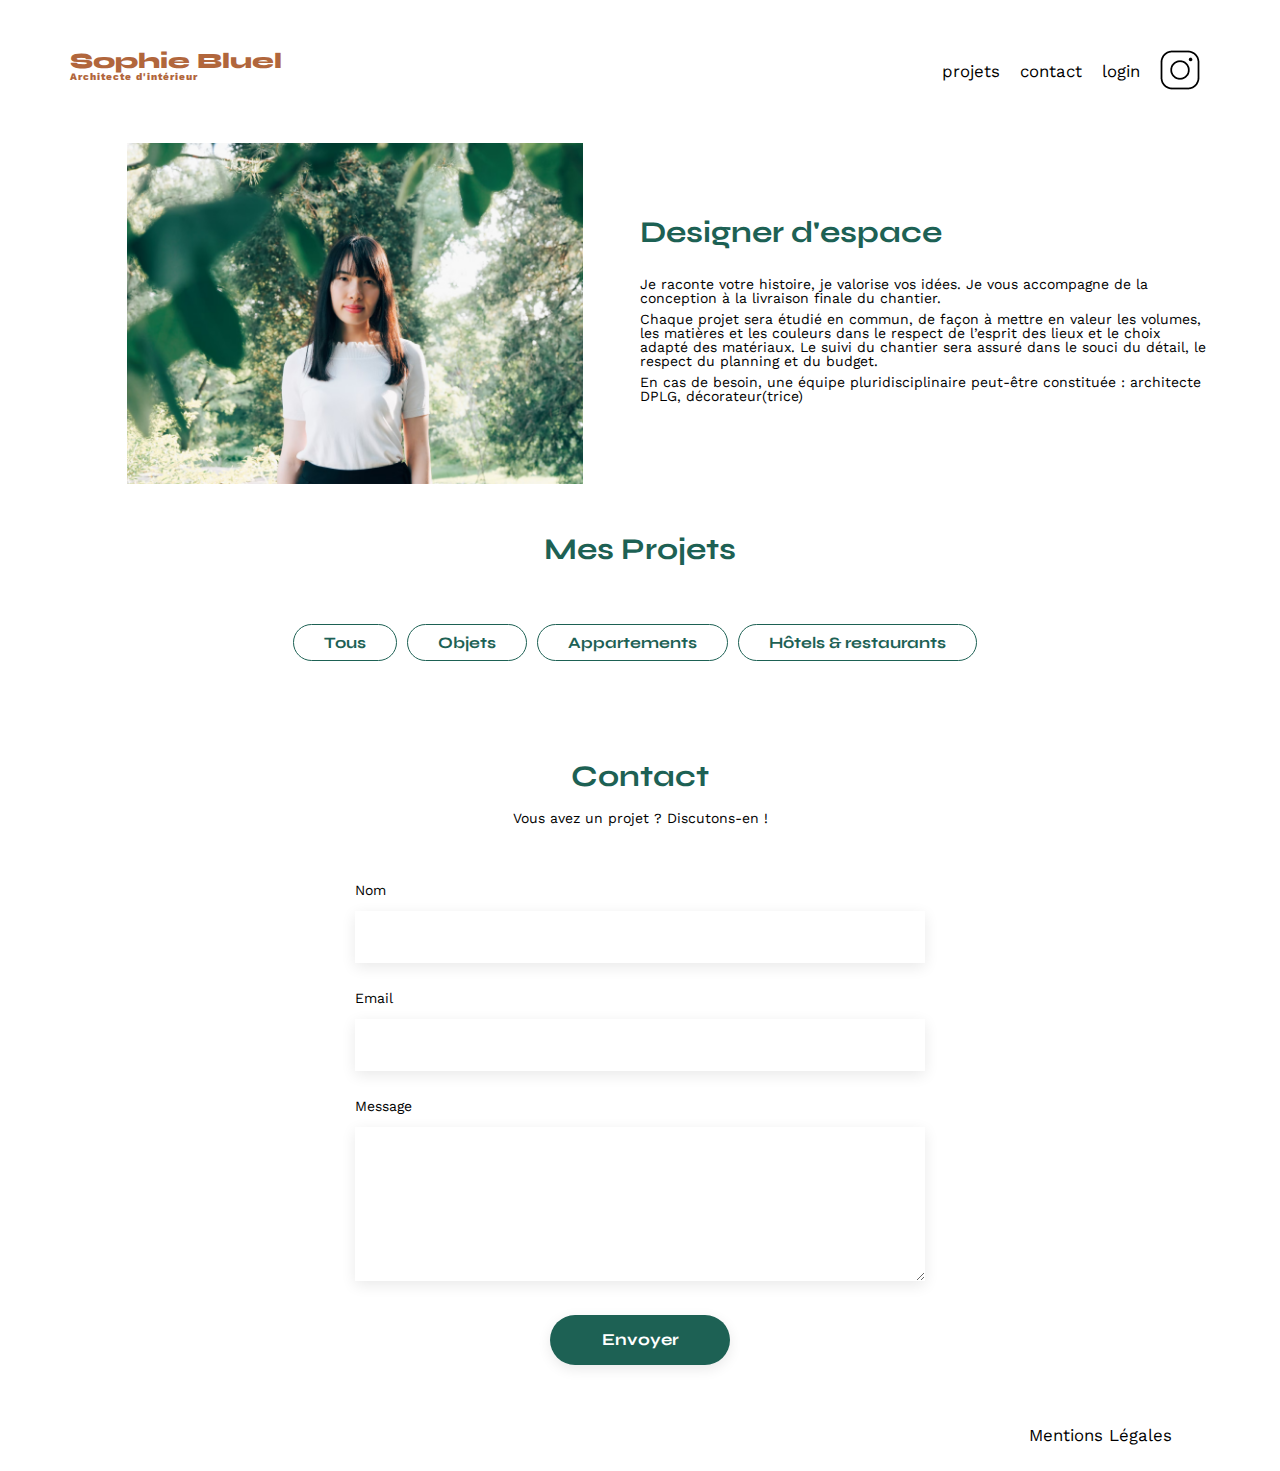
<file: Portfolio-architecte-sophie-bluel/FrontEnd/index.html>
<!DOCTYPE html>
<html lang="fr">
  <head>
    <meta charset="UTF-8" />
    <title>Sophie Bluel - Architecte d'intérieur</title>
    <meta name="viewport" content="width=device-width, initial-scale=1.0" />
    <link rel="preconnect" href="https://fonts.googleapis.com" />
    <link rel="preconnect" href="https://fonts.gstatic.com" crossorigin />
    <link
      href="https://fonts.googleapis.com/css2?family=Syne:wght@700;800&family=Work+Sans&display=swap"
      rel="stylesheet"
    />
    <link
      rel="stylesheet"
      href="https://cdnjs.cloudflare.com/ajax/libs/font-awesome/6.3.0/css/all.min.css"
      integrity="sha512-SzlrxWUlpfuzQ+pcUCosxcglQRNAq/DZjVsC0lE40xsADsfeQoEypE+enwcOiGjk/bSuGGKHEyjSoQ1zVisanQ=="
      crossorigin="anonymous"
      referrerpolicy="no-referrer"
    />
    <meta name="description" content="" />
    <link rel="stylesheet" href="./assets/style.css" />
  </head>

  <body>
    <section class="edit edit-top">
      <div class="edit-container">
        <button class="edit-btn">
          <i class="fa-solid fa-pen-to-square fa-fade edit-i"></i>
          Mode édition</button
        ><button type="submit" class="publish-btn">
          publier les changements
        </button>
      </div>
    </section>
    <header>
      <h1>Sophie Bluel <span>Architecte d'intérieur</span></h1>
      <nav>
        <ul>
          <li>projets</li>
          <li>contact</li>
          <li><a id="login" href="login.html">login</a></li>
          <li><img src="./assets/icons/instagram.png" alt="Instagram" /></li>
        </ul>
      </nav>
    </header>
    <main>
      <section id="introduction">
        <figure>
          <img src="./assets/images/sophie-bluel.png" alt="" />
          <div class="edit figure-main">
            <button class="edit">
              <i class="fa-solid fa-pen-to-square fa-fade"></i>
              modifier
            </button>
          </div>
        </figure>
        <article>
          <h2>Designer d'espace</h2>
          <p>
            Je raconte votre histoire, je valorise vos idées. Je vous accompagne
            de la conception à la livraison finale du chantier.
          </p>
          <p>
            Chaque projet sera étudié en commun, de façon à mettre en valeur les
            volumes, les matières et les couleurs dans le respect de l’esprit
            des lieux et le choix adapté des matériaux. Le suivi du chantier
            sera assuré dans le souci du détail, le respect du planning et du
            budget.
          </p>
          <p>
            En cas de besoin, une équipe pluridisciplinaire peut-être constituée
            : architecte DPLG, décorateur(trice)
          </p>
        </article>
      </section>

      <section id="portfolio">
        <div class="my-project">
          <h2>Mes Projets</h2>
          <button class="edit edit-project">
            <i class="fa-solid fa-pen-to-square fa-fade"></i>
            modifier
          </button>
        </div>
        <div class="overlay"></div>
        <section class="modale">
          <i class="fa-solid fa-xmark cross"></i>
          <div class="modale-container">
            <h2>Galerie photo</h2>
            <div class="picture-container"></div>
            <div class="btn-container">
              <button class="add-pic" type="submit">Ajouter une photo</button>
              <button class="delet-pic" type="submit">
                Supprimer la galerie
              </button>
            </div>
          </div>
        </section>

        <section class="modale-add">
          <div class="icon-modale">
            <i class="fa-solid fa-arrow-left arrow-left"></i>
            <i class="fa-solid fa-xmark cross-add"></i>
          </div>
          <h2>Ajout photo</h2>

          <div class="form-container">
            <form class="form-add" method="post">
              <div class="add-a-pic">
                <div class="preview-image"></div>
                <i class="fa-regular fa-image"></i>
                <label class="addPic" for="addPic">+ Ajouter photo</label>
                <input type="file" id="addPic" name="addPic" accept="jpg/png" />
                <p>jpg, png : 4mo max</p>
              </div>
              <label for="text">Titre</label>
              <input id="text" name="title" type="text" />
              <label for="categorySelect">Catégorie</label>
              <select id="categorySelect" name="category"></select>
              <button type="submit" class="btn-submit">Valider</button>
            </form>
          </div>
        </section>

        <div class="btn-filter">
          <button class="btn all selected">Tous</button>
          <button class="btn object selected">Objets</button>
          <button class="btn appart selected">Appartements</button>
          <button class="btn hotel_and_restaurant selected">
            Hôtels & restaurants
          </button>
        </div>
        <div class="gallery"></div>
      </section>
      <section id="contact">
        <h2>Contact</h2>
        <p>Vous avez un projet ? Discutons-en !</p>
        <form action="#" method="post">
          <label for="name">Nom</label>
          <input type="text" name="name" id="name" />
          <label for="email">Email</label>
          <input type="email" name="email" class="email" />
          <label for="message">Message</label>
          <textarea name="message" id="message" cols="30" rows="10"></textarea>
          <input type="submit" value="Envoyer" />
        </form>
      </section>
    </main>

    <footer>
      <nav>
        <ul>
          <li>Mentions Légales</li>
        </ul>
      </nav>
    </footer>

    <script type="module" src="./index.js"></script>
    <script type="module" src="./login.js"></script>
  </body>
</html>
</file>
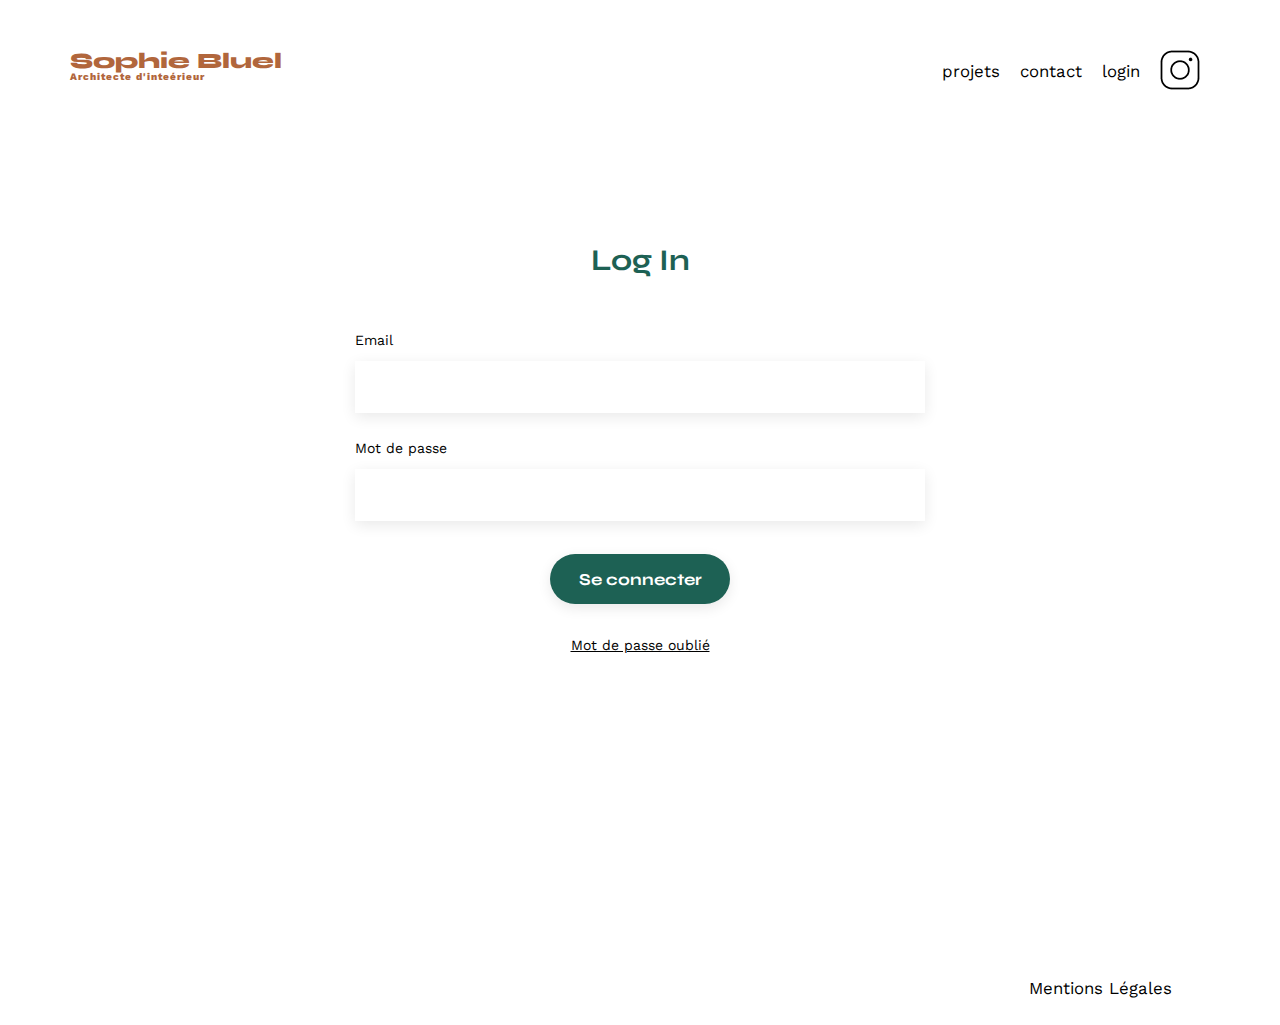
<file: Portfolio-architecte-sophie-bluel/FrontEnd/login.html>
<!DOCTYPE html>
<html lang="fr">
  <head>
    <meta charset="UTF-8" />
    <title>Sophie Bluel - Architecte d'intérieur</title>
    <meta name="viewport" content="width=device-width, initial-scale=1.0" />
    <link rel="preconnect" href="https://fonts.googleapis.com" />
    <link rel="preconnect" href="https://fonts.gstatic.com" crossorigin />
    <link
      href="https://fonts.googleapis.com/css2?family=Syne:wght@700;800&family=Work+Sans&display=swap"
      rel="stylesheet"
    />
    <meta name="description" content="" />
    <link rel="stylesheet" href="./assets/style.css" />
  </head>

  <body>
    <header>
      <h1>Sophie Bluel <span>Architecte d'inteérieur</span></h1>
      <nav>
        <ul>
          <li><a href="./index.html">projets</a></li>
          <li>contact</li>
          <li>login</li>
          <li><img src="./assets/icons/instagram.png" alt="Instagram" /></li>
        </ul>
      </nav>
    </header>
    <main>
      <div class="container-login">
        <h2 class="Login">Log In</h2>
        <div id="contact">
          <form method="post" action="http://localhost:5678/api/users/login">
            <label for="email">Email</label>
            <input type="email" name="email" id="email" />
            <label for="password">Mot de passe</label>
            <input type="password" name="password" id="password" />
            <input type="submit" value="Se connecter" class="connect" />
          </form>
          <h3 id="forget"><a href="#">Mot de passe oublié</a></h3>
        </div>
      </div>
    </main>

    <footer>
      <nav>
        <ul>
          <li>Mentions Légales</li>
        </ul>
      </nav>
    </footer>
    <script type="module" src="./login.js"></script>
  </body>
</html>
</file>
<file: Portfolio-architecte-sophie-bluel/FrontEnd/assets/style.css>
/* http://meyerweb.com/eric/tools/css/reset/
   v2.0 | 20110126
   License: none (public domain)
*/

html,
body,
div,
span,
applet,
object,
iframe,
h1,
h2,
h3,
h4,
h5,
h6,
p,
blockquote,
pre,
a,
abbr,
acronym,
address,
big,
cite,
code,
del,
dfn,
em,
img,
ins,
kbd,
q,
s,
samp,
small,
strike,
strong,
sub,
sup,
tt,
var,
b,
u,
i,
center,
dl,
dt,
dd,
ol,
ul,
li,
fieldset,
form,
label,
legend,
table,
caption,
tbody,
tfoot,
thead,
tr,
th,
td,
article,
aside,
canvas,
details,
embed,
figure,
figcaption,
footer,
header,
hgroup,
menu,
nav,
output,
ruby,
section,
summary,
time,
mark,
audio,
video {
	margin: 0;
	padding: 0;
	border: 0;
	font-size: 100%;
	font: inherit;
	vertical-align: baseline;
}

/* HTML5 display-role reset for older browsers */
article,
aside,
details,
figcaption,
figure,
footer,
header,
hgroup,
menu,
nav,
section {
	display: block;
}

body {
	line-height: 1;
	position: relative;
}



ol,
ul {
	list-style: none;
}

blockquote,
q {
	quotes: none;
}

blockquote:before,
blockquote:after,
q:before,
q:after {
	content: '';
	content: none;
}

table {
	border-collapse: collapse;
	border-spacing: 0;
}

/** end reset css**/
body {
	max-width: 1140px;
	margin: auto;
	font-family: 'Work Sans';
	font-size: 14px;
}

header {
	display: flex;
	justify-content: space-between;
	margin: 50px 0
}

section {
	margin: 50px 0
}

h1 {
	display: flex;
	flex-direction: column;
	font-family: 'Syne';
	font-size: 22px;
	font-weight: 800;
	color: #B1663C
}

h1>span {
	font-family: 'Work Sans';
	font-size: 10px;
	letter-spacing: 0.1em;
	;
}

.figure-main {
	display: flex;
	align-items: baseline;
	justify-content: left;
	width: 100%;
	margin-left: 50px;
	margin-top: 10px;
}

.figure-main button {
	border: none;
	background: none;
	width: 60px;
	display: flex;
	cursor: pointer;
	font-family: work Sans;
}

.figure-main i {
	margin-right: 10px;
	color: #110808;
}

h2 {
	font-family: 'Syne';
	font-weight: 700;
	font-size: 30px;
	color: #1D6154
}

nav ul {
	display: flex;
	align-items: center;
	list-style-type: none;

}

nav li {
	padding: 0 10px;
	font-size: 1.2em;
	cursor: pointer;
}

nav a {
	text-decoration: none;
	color: black;
}

li:hover {
	color: #B1663C;
}

#introduction {
	display: flex;
	align-items: center;
}

#introduction figure {
	flex: 1
}

#introduction img {
	display: block;
	margin: auto;
	width: 80%;
}

#introduction article {
	flex: 1
}

#introduction h2 {
	margin-bottom: 1em;
}

#introduction p {
	margin-bottom: 0.5em;
}

#portfolio h2 {
	text-align: center;
	margin-bottom: 1em;
}

.my-project {
	display: flex;
	align-items: baseline;
	justify-content: center;
}

.my-project button {
	margin-left: 20px;
	border: none;
	background: none;
	width: 60px;
	cursor: pointer;
	font-family: work Sans;
}

.my-project i {
	margin-right: 10px;
}



.btn-filter {
	display: flex;
	justify-content: center;
	margin-bottom: 50px;
	margin-top: 30px;
}

.btn-filter button {
	margin-right: 10px;
	background-color: #fff;
	color: #1D6154;
	font-family: syne, sans-serif;
	font-weight: 700;
	font-size: 16px;
	font-style: normal;
	padding-left: 30px;
	padding-right: 30px;
	height: 37px;
	border-radius: 60px;
	cursor: pointer;
	border: 1px solid #1D6154;
	transition: all ease-in-out 0.2s;
}

.btn-filter button:hover {
	background-color: #1D6154;
	color: #ffff;
}

.selected:active {
	background-color: #1D6154;
	color: #ffff;
}

.gallery {
	width: 100%;
	display: grid;
	grid-template-columns: 1fr 1fr 1fr;
	grid-column-gap: 20px;
	grid-row-gap: 20px;
}

.gallery img {
	width: 100%
}

#contact {
	width: 50%;
	margin: auto;
}

#contact>* {
	text-align: center;

}

#contact h2 {
	margin-bottom: 20px;
}

#contact form {
	text-align: left;
	margin-top: 30px;
	display: flex;
	flex-direction: column;
}

#contact input {
	height: 50px;
	font-size: 1.2em;
	border: none;
	box-shadow: 0px 4px 14px rgba(0, 0, 0, 0.09);
}

#contact label {
	margin: 2em 0 1em 0;
}

#contact textarea {
	border: none;
	box-shadow: 0px 4px 14px rgba(0, 0, 0, 0.09);
}

input[type="submit"] {
	font-family: 'Syne';
	font-weight: 700;
	color: white;
	background-color: #1D6154;
	margin: 2em auto;
	width: 180px;
	text-align: center;
	border-radius: 60px;
	cursor: pointer;
	transition: all 0.2s ease-in-out;
}

input[type="submit"]:hover{
	background-color: #1d6154ce;
}

footer nav ul {
	display: flex;
	justify-content: flex-end;
	margin: 2em
}

.edit-top {
	background: #000000;
	width: 100%;
	display: block;
	margin: 0;
	height: 59px;
}

.edit-top p {
	color: #ffff;
	font-family: Work Sans, sans-serif;

	font-size: 16px;
}

.edit-top i {
	color: #ffff;
	font-size: 15px;
	margin-right: 10px;
}

.edit-btn {
	background: #000000;
	border: none;
	width: 200px;
	height: 59px;
	display: flex;
	align-items: center;
	justify-content: center;
	cursor: pointer;
	color: #FFFFFF;
}

.publish-btn {
	background: #fff;
	border: none;
	border-radius: 60px;
	width: 216px;
	height: 38px;
	font-family: Work Sans;
	font-weight: bold;
	font-size: 14px;
	cursor: pointer;
}

.edit-container {
	display: flex;
	align-items: center;
	justify-content: center;
}

.Login {
	display: flex;
	justify-content: center;
	align-items: center;
}

.container-login {
	margin-top: 152px;
	padding-bottom: 300px;
}

#forget a {

	color: black;
}

.modale {
	display: none;
	z-index: 1000;
	position: absolute;
	top: 550px;
	left: 250px;
	width: 630px;
	background-color: #fff;
	border-radius: 10px;
}


.modale h2 {
	font-family: Work Sans, sans-serif;
	color: #000000;
	font-weight: 400;
	font-size: 26px;
	margin-bottom: 40px;
	margin-top: 60px;
}

.modale-container {
	width: 100%;
	height: 100%;
	align-items: center;
	justify-content: center;
	display: flex;
	flex-direction: column;
}

.edit {
	display: none;
}

.overlay {
	display: none;
	position: fixed;
	top: 0;
	left: 0;
	width: 100%;
	height: 100%;
	background-color: rgba(0, 0, 0, 0.3);
	z-index: 999;
}


.cross {
	position: absolute;
	color: #000000;
	right: 35px;
	top: 35px;
	cursor: pointer;
	width: 12px;
	height: 12px;
	font-size: 16px;
}


.picture-container {
	display: flex;
	flex-wrap: wrap;
	flex-direction: row;
	width: 70%;
	margin-top: 45px;
	margin-bottom: 45px;

}

.picture {
	position: relative;
}

.picture img {
	width: 78.12px;
	height: 104.08px;
	margin-right: 10px;
}

.picture p {
	margin-bottom: 10px;
}

.picture i {
	position: absolute;
	right: 3.5px;
	top: 2.5px;

	color: #fff;
	font-size: 12px;
}

.i-container {
	background: #000000;
	width: 17px;
	height: 17px;
	position: absolute;
	right: 15px;
	top: 7px;
	border-radius: 2px;
	cursor: pointer;
}

.picture-container::after {
	position: absolute;
	content: "";
	width: 420px;
	height: 2px;
	background-color: #B3B3B3;
	bottom: 162px;
	right: 105px;
	left: 105px;
}


.btn-container {
	display: flex;
	flex-direction: column;
	align-items: center;
	justify-content: flex-end;
	width: 100%;
	margin-top: 38px;
	margin-bottom: 48px;
}

.add-pic {
	background-color: #1D6154;
	color: #fff;
	font-family: syne, sans-serif;
	font-weight: 700;
	font-size: 14px;
	font-style: normal;
	width: 237px;
	height: 37px;
	border-radius: 60px;
	cursor: pointer;
	border: 1px solid #1D6154;
	transition: all ease-in-out 0.2s;
	margin-bottom: 23px;
}

.add-pic:hover {
	background-color: #1d615490;
	border: none;
}

.delet-pic {
	border: none;
	background-color: #fff;
	color: #D65353;
	font-family: Syne, sans-serif;
	font-size: 14px;
	font-weight: 400;
	cursor: pointer;
}

.modale-add {
	display: none;
	z-index: 1000;
	position: absolute;
	top: 550px;
	left: 250px;
	width: 630px;
	background-color: #FFFFFF;
	border-radius: 10px;
	padding: 30px;
	/* min-height: 600px; */
	flex-direction: column;
	align-items: center;
	justify-content: center;
}



.arrow-left{
	position:absolute;
	left: 30px;
	top: 30px;
	cursor: pointer;
}

.cross-add{
	position: absolute;
	top: 30px;
	right: 30px;
	cursor: pointer;
}

.modale-add h2{
	margin: 0;
	font-family: Work Sans, sans-serif;
	color: #000000;
	font-weight: 400;
	font-size: 26px;
}

/* .form-add{
	display: flex;
	align-items: center;
} */

.add-a-pic{
	margin-top: 6px;
	background: #E8F1F7;
	border-radius: 3px;
	width: 420px;
	display: flex;
	flex-direction: column;
	align-items: center;
	justify-content: center;
margin-bottom: 30px;
}

.add-a-pic i{
	font-size: 60px;
	color: #B9C5CC;
	width: 58px;
	height: 46px;
	margin-top: 28px;
	margin-bottom: 21px;
	
}

.addPic{
	width: 137px;
	height: 36px;
	background: #CBD6DC;
	border-radius: 50px;
	border: none;
	font-family:Work Sans, sans-serif;
	font-weight: 500;
	font-size: 14px;
	color: #306685;
	cursor: pointer;
	transition: all ease-in-out 0.2s;
	margin-bottom: 7px;
	display: flex;
	align-items: center;
	justify-content: center;
}

.addPic:hover{
	background: #93bed5;
}

#addPic{
	display: none;

}

.add-a-pic p{
	margin-bottom: 19px;
}

.form-container{
	margin-top: 30px;
	margin-bottom: 80px;
}

.form-container form{
	display: flex;
	flex-direction: column;
}

#text{
	width: 420px;
	height: 31px;
	border: none;
	background: #FFFFFF;
    box-shadow: 0px 4px 14px rgba(0, 0, 0, 0.09);
	margin-bottom: 47px;
	margin-top: 5px;
}

#category{
	margin-top: 5px;
}

.form-container select{
	width: 424px;
	height: 31px;
	border: none;
	background: #FFFFFF;
    box-shadow: 0px 4px 14px rgba(0, 0, 0, 0.09);
}

/* .btn-submit-ok{
	background: #1D6154;
    color: #fff;
    font-family: syne, sans-serif;
    font-weight: 700;
    font-size: 14px;
    font-style: normal;
    width: 237px;
    height: 37px;
    border-radius: 60px;
	cursor: pointer;
    border: 1px solid #1D6154;
    transition: all ease-in-out 0.2s;
	margin-top: 99px;
	margin-left: 80px;
	transition: all 0.3s ease-in-out;
} */

.btn-submit-ok:hover{
	transform: translateX(0.2px);
}

.btn-submit{
	background: #A7A7A7;
    color: #fff;
    font-family: syne, sans-serif;
    font-weight: 700;
    font-size: 14px;
    font-style: normal;
    width: 237px;
    height: 37px;
    border-radius: 60px;
	cursor: not-allowed;
    border: 1px solid #A7A7A7;
    transition: all ease-in-out 0.2s;
	margin-top: 99px;
	margin-left: 80px;
}

.btn-submit::before {
	position: absolute;
	content: "";
	width: 420px;
	height: 2px;
	background-color: #B3B3B3;
	bottom: 193px;
	right: 135px;
	/* margin-bottom: 32px; */
}

/* .preview {
position: absolute;
visibility: hidden;
width: 200px;
height: 187px;

background-color: #FFFFFF;
}

.preview img{
	width: 100%;
	height: 100%;

} */

.preview-image{
	visibility: hidden;
	position: absolute;
	width: 200px;
	height: 172px;
	z-index: 50;
	background-color: #fff;
}

.preview-image img{
width: 100%;
height: 100%;
z-index: 60;
}
</file>
